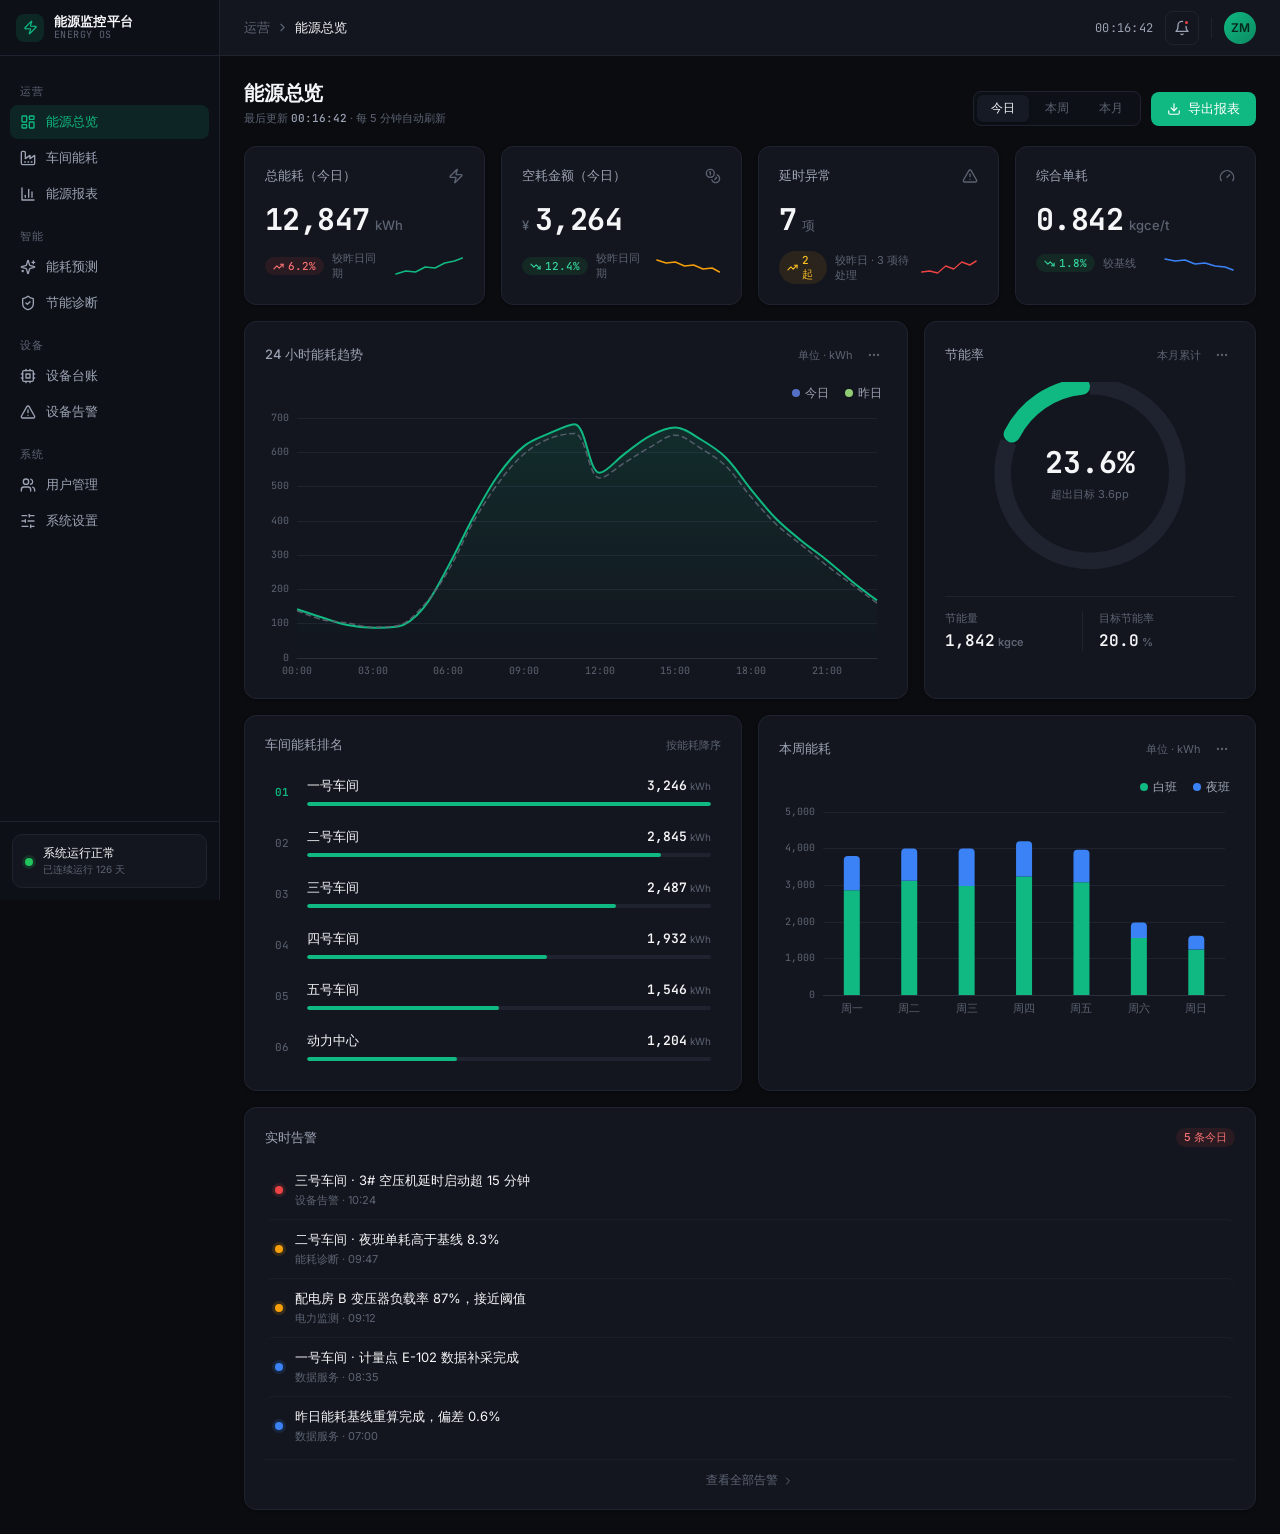
<file: AI-Team/ui-design-kit/index.html>
<!DOCTYPE html>
<html lang="zh-CN">
<head>
<meta charset="UTF-8">
<meta name="viewport" content="width=device-width, initial-scale=1.0">
<meta name="theme-color" content="#0A0C10">
<title>能源监控平台 · 能源总览</title>
<link rel="preconnect" href="https://fonts.googleapis.com">
<link rel="preconnect" href="https://fonts.gstatic.com" crossorigin>
<link href="https://fonts.googleapis.com/css2?family=Inter:wght@400;500;600;700&family=JetBrains+Mono:wght@400;500;600;700&display=swap" rel="stylesheet">
<script src="./echarts.min.js"></script>
<script>window.echarts || document.write('<script src="https://cdn.jsdelivr.net/npm/echarts@5.5.1/dist/echarts.min.js"><\/script>')</script>
<style>
  :root {
    --bg: #0A0C10;
    --bg-sidebar: #0D1017;
    --card: #13161E;
    --card-hover: #161A24;
    --border: #1F2330;
    --border-hover: #262B3A;
    --axis: #2A2F3D;
    --primary: #10B981;
    --primary-hover: #28C08E;
    --text: #F4F6F8;
    --text-2: #9CA3B4;
    --text-3: #5C6373;
    --success: #22C55E;
    --warning: #F59E0B;
    --danger: #EF4444;
    --info: #3B82F6;
    --font: 'Inter', system-ui, -apple-system, 'PingFang SC', 'Microsoft YaHei', sans-serif;
    --mono: 'JetBrains Mono', 'SF Mono', Consolas, monospace;
  }
  * { margin: 0; padding: 0; box-sizing: border-box; }
  html, body { height: 100%; }
  body {
    background: var(--bg);
    color: var(--text);
    font-family: var(--font);
    font-size: 14px;
    -webkit-font-smoothing: antialiased;
  }
  ::selection { background: rgba(16,185,129,.25); }
  a { text-decoration: none; color: inherit; }
  button { font-family: inherit; border: none; background: none; cursor: pointer; color: inherit; }
  svg.icon { width: 16px; height: 16px; fill: none; stroke: currentColor; stroke-width: 2; stroke-linecap: round; stroke-linejoin: round; flex-shrink: 0; }
  .mono { font-family: var(--mono); font-variant-numeric: tabular-nums; }

  /* ---------- Sidebar ---------- */
  .sidebar {
    position: fixed; inset: 0 auto 0 0; width: 220px; z-index: 30;
    background: var(--bg-sidebar); border-right: 1px solid var(--border);
    display: flex; flex-direction: column;
  }
  .brand {
    height: 56px; flex-shrink: 0; display: flex; align-items: center; gap: 10px;
    padding: 0 16px; border-bottom: 1px solid var(--border);
  }
  .brand-mark {
    width: 28px; height: 28px; border-radius: 8px; flex-shrink: 0;
    background: rgba(16,185,129,.14); color: var(--primary);
    display: flex; align-items: center; justify-content: center;
  }
  .brand-mark svg.icon { width: 15px; height: 15px; }
  .brand-text { display: flex; flex-direction: column; line-height: 1.25; }
  .brand-text strong { font-size: 13px; font-weight: 600; letter-spacing: .01em; }
  .brand-text span { font-size: 10px; color: var(--text-3); font-family: var(--mono); letter-spacing: .04em; }
  .nav { flex: 1; overflow-y: auto; padding: 12px 10px; }
  .nav::-webkit-scrollbar { width: 4px; }
  .nav::-webkit-scrollbar-thumb { background: var(--border); border-radius: 2px; }
  .nav-group {
    font-size: 11px; font-weight: 500; color: var(--text-3);
    letter-spacing: .08em; padding: 16px 10px 6px;
  }
  .nav-item {
    display: flex; align-items: center; gap: 10px;
    padding: 8px 10px; margin-bottom: 2px; border-radius: 8px;
    font-size: 13px; color: var(--text-2); transition: all .2s ease;
  }
  .nav-item:hover { background: rgba(255,255,255,.04); color: var(--text); }
  .nav-item.active { background: rgba(16,185,129,.12); color: var(--primary); font-weight: 500; }
  .sidebar-foot { padding: 12px; border-top: 1px solid var(--border); }
  .sys-status {
    display: flex; align-items: center; gap: 10px;
    background: var(--card); border: 1px solid var(--border);
    border-radius: 10px; padding: 10px 12px;
  }
  .sys-status .dot {
    width: 8px; height: 8px; border-radius: 50%; background: var(--success); flex-shrink: 0;
    box-shadow: 0 0 0 3px rgba(34,197,94,.15);
  }
  .sys-status strong { display: block; font-size: 12px; font-weight: 500; }
  .sys-status span { display: block; font-size: 10px; color: var(--text-3); margin-top: 1px; }

  /* ---------- Main / Topbar ---------- */
  .main { margin-left: 220px; min-height: 100vh; display: flex; flex-direction: column; }
  .topbar {
    position: sticky; top: 0; z-index: 20; height: 56px; flex-shrink: 0;
    background: var(--card); border-bottom: 1px solid var(--border);
    display: flex; align-items: center; gap: 12px; padding: 0 24px;
  }
  .crumbs { display: flex; align-items: center; gap: 6px; font-size: 13px; color: var(--text-3); }
  .crumbs svg.icon { width: 13px; height: 13px; }
  .crumbs .current { color: var(--text); font-weight: 500; }
  .topbar-right { margin-left: auto; display: flex; align-items: center; gap: 12px; }
  .clock { font-size: 12px; color: var(--text-2); letter-spacing: .02em; }
  .icon-btn {
    width: 34px; height: 34px; border-radius: 8px; position: relative;
    border: 1px solid var(--border); color: var(--text-2);
    display: flex; align-items: center; justify-content: center;
    transition: all .2s ease;
  }
  .icon-btn:hover { background: var(--card-hover); border-color: var(--border-hover); color: var(--text); }
  .icon-btn .badge {
    position: absolute; top: 7px; right: 8px; width: 7px; height: 7px; border-radius: 50%;
    background: var(--danger); border: 2px solid var(--card);
  }
  .topbar-divider { width: 1px; height: 20px; background: var(--border); }
  .avatar {
    width: 32px; height: 32px; border-radius: 50%; flex-shrink: 0;
    background: linear-gradient(135deg, #10B981, #0B8A62);
    display: flex; align-items: center; justify-content: center;
    font-size: 12px; font-weight: 600; color: #06281C; cursor: pointer;
    transition: all .2s ease;
  }
  .avatar:hover { filter: brightness(1.1); }

  /* ---------- Content ---------- */
  .content { flex: 1; padding: 24px; max-width: 1720px; width: 100%; margin: 0 auto; }
  .toolbar { display: flex; align-items: flex-end; justify-content: space-between; gap: 16px; margin-bottom: 20px; flex-wrap: wrap; }
  .page-title h1 { font-size: 20px; font-weight: 600; letter-spacing: -.01em; }
  .page-title p { font-size: 11px; color: var(--text-3); margin-top: 4px; }
  .page-title p b { color: var(--text-2); font-weight: 500; font-family: var(--mono); }
  .toolbar-actions { display: flex; align-items: center; gap: 10px; flex-wrap: wrap; }
  .seg {
    display: flex; padding: 3px; gap: 2px;
    background: var(--bg-sidebar); border: 1px solid var(--border); border-radius: 8px;
  }
  .seg-btn {
    padding: 5px 14px; border-radius: 6px; font-size: 12px; color: var(--text-3);
    transition: all .2s ease;
  }
  .seg-btn:hover { color: var(--text); }
  .seg-btn.active { background: var(--card-hover); color: var(--text); font-weight: 500; box-shadow: 0 1px 3px rgba(0,0,0,.3); }
  .btn-primary {
    display: inline-flex; align-items: center; gap: 7px;
    padding: 8px 16px; border-radius: 8px;
    background: var(--primary); color: #FFFFFF; font-size: 13px; font-weight: 500;
    transition: all .2s ease;
  }
  .btn-primary:hover { background: var(--primary-hover); }
  .btn-primary svg.icon { width: 14px; height: 14px; }

  /* ---------- Cards ---------- */
  .card {
    background: var(--card); border: 1px solid var(--border); border-radius: 12px;
    padding: 20px; box-shadow: 0 1px 3px rgba(0,0,0,.3);
    transition: background .2s ease, border-color .2s ease, box-shadow .2s ease;
  }
  .card:hover { background: var(--card-hover); border-color: var(--border-hover); box-shadow: 0 4px 12px rgba(0,0,0,.4); }
  .card-head { display: flex; align-items: center; justify-content: space-between; gap: 12px; margin-bottom: 14px; }
  .card-title { font-size: 13px; font-weight: 500; color: var(--text-2); }
  .card-tools { display: flex; align-items: center; gap: 8px; }
  .unit-note { font-size: 11px; color: var(--text-3); }
  .mini-btn {
    width: 26px; height: 26px; border-radius: 6px; color: var(--text-3);
    display: flex; align-items: center; justify-content: center; transition: all .2s ease;
  }
  .mini-btn:hover { background: var(--border); color: var(--text-2); }
  .mini-btn svg.icon { width: 14px; height: 14px; }
  .count-pill {
    font-size: 11px; padding: 2px 8px; border-radius: 999px;
    background: rgba(239,68,68,.1); color: #F87171; font-weight: 500;
  }

  /* ---------- KPI ---------- */
  .kpi-grid { display: grid; grid-template-columns: repeat(4, 1fr); gap: 16px; margin-bottom: 16px; }
  .kpi-head { display: flex; align-items: center; justify-content: space-between; margin-bottom: 14px; }
  .kpi-head .card-title { font-size: 13px; }
  .kpi-head svg.icon { width: 16px; height: 16px; color: var(--text-3); }
  .kpi-value { display: flex; align-items: baseline; gap: 6px; font-family: var(--mono); font-weight: 700; font-size: 30px; letter-spacing: -.02em; }
  .kpi-value .prefix, .kpi-value .suffix { font-size: 13px; font-weight: 500; color: var(--text-3); font-family: var(--font); letter-spacing: 0; }
  .kpi-foot { display: flex; align-items: center; gap: 8px; margin-top: 12px; }
  .delta {
    display: inline-flex; align-items: center; gap: 4px;
    font-size: 11px; font-weight: 500; padding: 2px 8px; border-radius: 999px;
    font-family: var(--mono);
  }
  .delta svg.icon { width: 11px; height: 11px; stroke-width: 2.5; }
  .delta.up { background: rgba(239,68,68,.1); color: #F87171; }
  .delta.down { background: rgba(34,197,94,.1); color: #34D399; }
  .delta.warn { background: rgba(245,158,11,.1); color: #FBBF24; }
  .kpi-note { font-size: 11px; color: var(--text-3); }
  .kpi-foot .spark { margin-left: auto; width: 72px; height: 24px; }

  /* ---------- Grids ---------- */
  .grid-main { display: grid; grid-template-columns: 2fr 1fr; gap: 16px; margin-bottom: 16px; }
  .grid-bottom { display: grid; grid-template-columns: 1fr 1fr 1fr; gap: 16px; }

  /* ---------- Charts ---------- */
  .chart { width: 100%; }
  .chart-error {
    height: 100%; display: flex; align-items: center; justify-content: center;
    font-size: 12px; color: var(--text-3);
  }
  #trendChart { height: 296px; }
  #gaugeChart { height: 208px; }
  #weekChart { height: 240px; }

  /* ---------- Gauge stats ---------- */
  .gauge-stats {
    display: flex; border-top: 1px solid var(--border); padding-top: 14px; margin-top: 6px;
  }
  .gauge-stats > div { flex: 1; display: flex; flex-direction: column; gap: 4px; }
  .gauge-stats > div + div { border-left: 1px solid var(--border); padding-left: 16px; }
  .gauge-stats .label { font-size: 11px; color: var(--text-3); }
  .gauge-stats .value { font-family: var(--mono); font-size: 16px; font-weight: 600; }
  .gauge-stats .value em { font-style: normal; font-size: 11px; color: var(--text-3); font-family: var(--font); margin-left: 3px; }

  /* ---------- Ranking ---------- */
  .rank-list { display: flex; flex-direction: column; gap: 4px; }
  .rank-item {
    display: flex; align-items: center; gap: 12px;
    padding: 9px 10px; border-radius: 8px; transition: background .2s ease;
  }
  .rank-item:hover { background: rgba(255,255,255,.03); }
  .rank-no { font-family: var(--mono); font-size: 11px; color: var(--text-3); width: 20px; flex-shrink: 0; }
  .rank-item:first-child .rank-no { color: var(--primary); font-weight: 600; }
  .rank-info { flex: 1; min-width: 0; }
  .rank-top { display: flex; align-items: baseline; justify-content: space-between; margin-bottom: 7px; }
  .rank-name { font-size: 13px; }
  .rank-val { font-family: var(--mono); font-size: 13px; font-weight: 600; }
  .rank-val em { font-style: normal; font-size: 10px; color: var(--text-3); font-family: var(--font); font-weight: 400; margin-left: 3px; }
  .rank-bar { height: 4px; border-radius: 2px; background: var(--border); overflow: hidden; }
  .rank-bar i { display: block; height: 100%; border-radius: 2px; background: var(--primary); transition: width .6s cubic-bezier(.25,.8,.35,1); }

  /* ---------- Alerts ---------- */
  .alert-list { display: flex; flex-direction: column; }
  .alert-item {
    display: flex; align-items: center; gap: 12px; padding: 11px 10px;
    border-radius: 8px; transition: background .2s ease; cursor: pointer;
  }
  .alert-item:hover { background: rgba(255,255,255,.03); }
  .alert-item + .alert-item { border-top: 1px solid rgba(31,35,48,.6); }
  .alert-dot { width: 8px; height: 8px; border-radius: 50%; flex-shrink: 0; }
  .alert-dot.danger { background: var(--danger); box-shadow: 0 0 0 3px rgba(239,68,68,.15); }
  .alert-dot.warning { background: var(--warning); box-shadow: 0 0 0 3px rgba(245,158,11,.15); }
  .alert-dot.info { background: var(--info); box-shadow: 0 0 0 3px rgba(59,130,246,.15); }
  .alert-body { flex: 1; min-width: 0; }
  .alert-msg { font-size: 13px; white-space: nowrap; overflow: hidden; text-overflow: ellipsis; }
  .alert-meta { font-size: 11px; color: var(--text-3); margin-top: 3px; }
  .alert-go { width: 14px; height: 14px; color: var(--text-3); opacity: 0; transform: translateX(-4px); transition: all .2s ease; flex-shrink: 0; }
  .alert-item:hover .alert-go { opacity: 1; transform: translateX(0); }
  .alert-foot {
    display: flex; align-items: center; justify-content: center; gap: 4px;
    padding-top: 12px; margin-top: 4px; border-top: 1px solid rgba(31,35,48,.6);
    font-size: 12px; color: var(--text-3); transition: color .2s ease; cursor: pointer;
  }
  .alert-foot:hover { color: var(--primary); }
  .alert-foot svg.icon { width: 12px; height: 12px; }

  /* ---------- Responsive ---------- */
  @media (max-width: 1360px) {
    .grid-bottom { grid-template-columns: 1fr 1fr; }
    .grid-bottom .card:last-child { grid-column: span 2; }
  }
  @media (max-width: 1200px) {
    .kpi-grid { grid-template-columns: repeat(2, 1fr); }
    .grid-main { grid-template-columns: 1fr; }
  }
  @media (max-width: 1024px) {
    .sidebar { width: 60px; }
    .brand { padding: 0; justify-content: center; }
    .brand-text, .nav-group, .nav-item span, .sidebar-foot { display: none; }
    .nav-item { justify-content: center; padding: 10px; }
    .main { margin-left: 60px; }
  }
  @media (max-width: 720px) {
    .kpi-grid, .grid-bottom { grid-template-columns: 1fr; }
    .grid-bottom .card:last-child { grid-column: auto; }
    .clock, .crumbs .first { display: none; }
    .content { padding: 16px; }
  }
</style>
</head>
<body>

<!-- Icon sprite (lucide style, no emoji) -->
<svg xmlns="http://www.w3.org/2000/svg" style="display:none">
  <symbol id="i-zap" viewBox="0 0 24 24"><path d="M4 14a1 1 0 0 1-.78-1.63l9.9-10.2a.5.5 0 0 1 .86.46l-1.92 6.02A1 1 0 0 0 13 10h7a1 1 0 0 1 .78 1.63l-9.9 10.2a.5.5 0 0 1-.86-.46l1.92-6.02A1 1 0 0 0 11 14z"/></symbol>
  <symbol id="i-grid" viewBox="0 0 24 24"><rect width="7" height="9" x="3" y="3" rx="1"/><rect width="7" height="5" x="14" y="3" rx="1"/><rect width="7" height="9" x="14" y="12" rx="1"/><rect width="7" height="5" x="3" y="16" rx="1"/></symbol>
  <symbol id="i-factory" viewBox="0 0 24 24"><path d="M2 20a2 2 0 0 0 2 2h16a2 2 0 0 0 2-2V8l-7 5V8l-7 5V4a2 2 0 0 0-2-2H4a2 2 0 0 0-2 2Z"/><path d="M17 18h1"/><path d="M12 18h1"/><path d="M7 18h1"/></symbol>
  <symbol id="i-chart" viewBox="0 0 24 24"><path d="M3 3v18h18"/><path d="M18 17V9"/><path d="M13 17V5"/><path d="M8 17v-3"/></symbol>
  <symbol id="i-sparkles" viewBox="0 0 24 24"><path d="M9.94 15.5a2 2 0 0 0-1.44-1.44L2.37 12.5a.5.5 0 0 1 0-.96l6.13-1.58A2 2 0 0 0 9.94 8.5l1.58-6.13a.5.5 0 0 1 .96 0l1.58 6.13a2 2 0 0 0 1.44 1.44l6.13 1.58a.5.5 0 0 1 0 .96l-6.13 1.58a2 2 0 0 0-1.44 1.44l-1.58 6.13a.5.5 0 0 1-.96 0z"/><path d="M20 3v4"/><path d="M22 5h-4"/><path d="M4 17v2"/><path d="M5 18H3"/></symbol>
  <symbol id="i-shield" viewBox="0 0 24 24"><path d="M20 13c0 5-3.5 7.5-7.66 8.95a1 1 0 0 1-.67-.01C7.5 20.5 4 18 4 13V6a1 1 0 0 1 1-1c2 0 4.5-1.2 6.24-2.72a1.17 1.17 0 0 1 1.52 0C14.51 3.81 17 5 19 5a1 1 0 0 1 1 1z"/><path d="m9 12 2 2 4-4"/></symbol>
  <symbol id="i-cpu" viewBox="0 0 24 24"><rect x="4" y="4" width="16" height="16" rx="2"/><rect x="9" y="9" width="6" height="6"/><path d="M15 2v2"/><path d="M15 20v2"/><path d="M2 15h2"/><path d="M2 9h2"/><path d="M20 15h2"/><path d="M20 9h2"/><path d="M9 2v2"/><path d="M9 20v2"/></symbol>
  <symbol id="i-alert" viewBox="0 0 24 24"><path d="m21.73 18-8-14a2 2 0 0 0-3.48 0l-8 14A2 2 0 0 0 4 21h16a2 2 0 0 0 1.73-3Z"/><path d="M12 9v4"/><path d="M12 17h.01"/></symbol>
  <symbol id="i-users" viewBox="0 0 24 24"><path d="M16 21v-2a4 4 0 0 0-4-4H6a4 4 0 0 0-4 4v2"/><circle cx="9" cy="7" r="4"/><path d="M22 21v-2a4 4 0 0 0-3-3.87"/><path d="M16 3.13a4 4 0 0 1 0 7.75"/></symbol>
  <symbol id="i-sliders" viewBox="0 0 24 24"><line x1="21" x2="14" y1="4" y2="4"/><line x1="10" x2="3" y1="4" y2="4"/><line x1="21" x2="12" y1="12" y2="12"/><line x1="8" x2="3" y1="12" y2="12"/><line x1="21" x2="16" y1="20" y2="20"/><line x1="12" x2="3" y1="20" y2="20"/><line x1="14" x2="14" y1="2" y2="6"/><line x1="8" x2="8" y1="10" y2="14"/><line x1="16" x2="16" y1="18" y2="22"/></symbol>
  <symbol id="i-bell" viewBox="0 0 24 24"><path d="M6 8a6 6 0 0 1 12 0c0 7 3 9 3 9H3s3-2 3-9"/><path d="M10.3 21a1.94 1.94 0 0 0 3.4 0"/></symbol>
  <symbol id="i-chev-r" viewBox="0 0 24 24"><path d="m9 18 6-6-6-6"/></symbol>
  <symbol id="i-coins" viewBox="0 0 24 24"><circle cx="8" cy="8" r="6"/><path d="M18.09 10.37A6 6 0 1 1 10.34 18"/><path d="M7 6h1v4"/><path d="m16.71 13.88.7.71-2.82 2.82"/></symbol>
  <symbol id="i-gauge" viewBox="0 0 24 24"><path d="m12 14 4-4"/><path d="M3.34 19a10 10 0 1 1 17.32 0"/></symbol>
  <symbol id="i-trend-up" viewBox="0 0 24 24"><polyline points="22 7 13.5 15.5 8.5 10.5 2 17"/><polyline points="16 7 22 7 22 13"/></symbol>
  <symbol id="i-trend-down" viewBox="0 0 24 24"><polyline points="22 17 13.5 8.5 8.5 13.5 2 7"/><polyline points="16 17 22 17 22 11"/></symbol>
  <symbol id="i-download" viewBox="0 0 24 24"><path d="M21 15v4a2 2 0 0 1-2 2H5a2 2 0 0 1-2-2v-4"/><polyline points="7 10 12 15 17 10"/><line x1="12" x2="12" y1="15" y2="3"/></symbol>
  <symbol id="i-more" viewBox="0 0 24 24"><circle cx="12" cy="12" r="1"/><circle cx="19" cy="12" r="1"/><circle cx="5" cy="12" r="1"/></symbol>
  <symbol id="i-arrow-r" viewBox="0 0 24 24"><path d="M5 12h14"/><path d="m12 5 7 7-7 7"/></symbol>
</svg>

<!-- Sidebar -->
<aside class="sidebar">
  <div class="brand">
    <div class="brand-mark"><svg class="icon"><use href="#i-zap"/></svg></div>
    <div class="brand-text"><strong>能源监控平台</strong><span>ENERGY OS</span></div>
  </div>
  <nav class="nav">
    <div class="nav-group">运营</div>
    <a class="nav-item active" href="#"><svg class="icon"><use href="#i-grid"/></svg><span>能源总览</span></a>
    <a class="nav-item" href="#"><svg class="icon"><use href="#i-factory"/></svg><span>车间能耗</span></a>
    <a class="nav-item" href="#"><svg class="icon"><use href="#i-chart"/></svg><span>能源报表</span></a>
    <div class="nav-group">智能</div>
    <a class="nav-item" href="#"><svg class="icon"><use href="#i-sparkles"/></svg><span>能耗预测</span></a>
    <a class="nav-item" href="#"><svg class="icon"><use href="#i-shield"/></svg><span>节能诊断</span></a>
    <div class="nav-group">设备</div>
    <a class="nav-item" href="#"><svg class="icon"><use href="#i-cpu"/></svg><span>设备台账</span></a>
    <a class="nav-item" href="#"><svg class="icon"><use href="#i-alert"/></svg><span>设备告警</span></a>
    <div class="nav-group">系统</div>
    <a class="nav-item" href="#"><svg class="icon"><use href="#i-users"/></svg><span>用户管理</span></a>
    <a class="nav-item" href="#"><svg class="icon"><use href="#i-sliders"/></svg><span>系统设置</span></a>
  </nav>
  <div class="sidebar-foot">
    <div class="sys-status">
      <span class="dot"></span>
      <div><strong>系统运行正常</strong><span>已连续运行 126 天</span></div>
    </div>
  </div>
</aside>

<!-- Main -->
<div class="main">
  <header class="topbar">
    <nav class="crumbs">
      <span class="first">运营</span>
      <svg class="icon"><use href="#i-chev-r"/></svg>
      <span class="current">能源总览</span>
    </nav>
    <div class="topbar-right">
      <span class="clock mono" id="clock">----:--:--</span>
      <button class="icon-btn" title="通知">
        <svg class="icon"><use href="#i-bell"/></svg>
        <span class="badge"></span>
      </button>
      <div class="topbar-divider"></div>
      <div class="avatar" title="周明 · 管理员">ZM</div>
    </div>
  </header>

  <main class="content">
    <!-- Toolbar -->
    <div class="toolbar">
      <div class="page-title">
        <h1>能源总览</h1>
        <p>最后更新 <b id="updated">--:--:--</b> · 每 5 分钟自动刷新</p>
      </div>
      <div class="toolbar-actions">
        <div class="seg" id="seg">
          <button class="seg-btn active">今日</button>
          <button class="seg-btn">本周</button>
          <button class="seg-btn">本月</button>
        </div>
        <button class="btn-primary"><svg class="icon"><use href="#i-download"/></svg>导出报表</button>
      </div>
    </div>

    <!-- KPI -->
    <section class="kpi-grid">
      <div class="card kpi">
        <div class="kpi-head">
          <span class="card-title">总能耗（今日）</span>
          <svg class="icon"><use href="#i-zap"/></svg>
        </div>
        <div class="kpi-value">12,847<span class="suffix">kWh</span></div>
        <div class="kpi-foot">
          <span class="delta up"><svg class="icon"><use href="#i-trend-up"/></svg>6.2%</span>
          <span class="kpi-note">较昨日同期</span>
          <svg class="spark" viewBox="0 0 72 24" preserveAspectRatio="none"><polyline points="2,20 12,17 22,18 32,13 42,14 52,9 62,7 70,4" fill="none" stroke="#10B981" stroke-width="1.5" stroke-linecap="round" stroke-linejoin="round"/></svg>
        </div>
      </div>
      <div class="card kpi">
        <div class="kpi-head">
          <span class="card-title">空耗金额（今日）</span>
          <svg class="icon"><use href="#i-coins"/></svg>
        </div>
        <div class="kpi-value"><span class="prefix">¥</span>3,264</div>
        <div class="kpi-foot">
          <span class="delta down"><svg class="icon"><use href="#i-trend-down"/></svg>12.4%</span>
          <span class="kpi-note">较昨日同期</span>
          <svg class="spark" viewBox="0 0 72 24" preserveAspectRatio="none"><polyline points="2,6 12,9 22,8 32,12 42,11 52,15 62,14 70,18" fill="none" stroke="#F59E0B" stroke-width="1.5" stroke-linecap="round" stroke-linejoin="round"/></svg>
        </div>
      </div>
      <div class="card kpi">
        <div class="kpi-head">
          <span class="card-title">延时异常</span>
          <svg class="icon"><use href="#i-alert"/></svg>
        </div>
        <div class="kpi-value">7<span class="suffix">项</span></div>
        <div class="kpi-foot">
          <span class="delta warn"><svg class="icon"><use href="#i-trend-up"/></svg>2 起</span>
          <span class="kpi-note">较昨日 · 3 项待处理</span>
          <svg class="spark" viewBox="0 0 72 24" preserveAspectRatio="none"><polyline points="2,16 12,15 22,17 32,10 42,13 52,6 62,9 70,5" fill="none" stroke="#EF4444" stroke-width="1.5" stroke-linecap="round" stroke-linejoin="round"/></svg>
        </div>
      </div>
      <div class="card kpi">
        <div class="kpi-head">
          <span class="card-title">综合单耗</span>
          <svg class="icon"><use href="#i-gauge"/></svg>
        </div>
        <div class="kpi-value">0.842<span class="suffix">kgce/t</span></div>
        <div class="kpi-foot">
          <span class="delta down"><svg class="icon"><use href="#i-trend-down"/></svg>1.8%</span>
          <span class="kpi-note">较基线</span>
          <svg class="spark" viewBox="0 0 72 24" preserveAspectRatio="none"><polyline points="2,8 12,10 22,9 32,13 42,12 52,15 62,16 70,19" fill="none" stroke="#3B82F6" stroke-width="1.5" stroke-linecap="round" stroke-linejoin="round"/></svg>
        </div>
      </div>
    </section>

    <!-- Trend + Gauge -->
    <section class="grid-main">
      <div class="card">
        <header class="card-head">
          <h2 class="card-title">24 小时能耗趋势</h2>
          <div class="card-tools">
            <span class="unit-note">单位 · kWh</span>
            <button class="mini-btn" title="更多"><svg class="icon"><use href="#i-more"/></svg></button>
          </div>
        </header>
        <div id="trendChart" class="chart"></div>
      </div>
      <div class="card">
        <header class="card-head">
          <h2 class="card-title">节能率</h2>
          <div class="card-tools">
            <span class="unit-note">本月累计</span>
            <button class="mini-btn" title="更多"><svg class="icon"><use href="#i-more"/></svg></button>
          </div>
        </header>
        <div id="gaugeChart" class="chart"></div>
        <div class="gauge-stats">
          <div><span class="label">节能量</span><span class="value">1,842<em>kgce</em></span></div>
          <div><span class="label">目标节能率</span><span class="value">20.0<em>%</em></span></div>
        </div>
      </div>
    </section>

    <!-- Ranking / Week / Alerts -->
    <section class="grid-bottom">
      <div class="card">
        <header class="card-head">
          <h2 class="card-title">车间能耗排名</h2>
          <div class="card-tools">
            <span class="unit-note">按能耗降序</span>
          </div>
        </header>
        <div class="rank-list">
          <div class="rank-item"><span class="rank-no">01</span><div class="rank-info"><div class="rank-top"><span class="rank-name">一号车间</span><span class="rank-val">3,246<em>kWh</em></span></div><div class="rank-bar"><i style="width:100%"></i></div></div></div>
          <div class="rank-item"><span class="rank-no">02</span><div class="rank-info"><div class="rank-top"><span class="rank-name">二号车间</span><span class="rank-val">2,845<em>kWh</em></span></div><div class="rank-bar"><i style="width:87.6%"></i></div></div></div>
          <div class="rank-item"><span class="rank-no">03</span><div class="rank-info"><div class="rank-top"><span class="rank-name">三号车间</span><span class="rank-val">2,487<em>kWh</em></span></div><div class="rank-bar"><i style="width:76.6%"></i></div></div></div>
          <div class="rank-item"><span class="rank-no">04</span><div class="rank-info"><div class="rank-top"><span class="rank-name">四号车间</span><span class="rank-val">1,932<em>kWh</em></span></div><div class="rank-bar"><i style="width:59.5%"></i></div></div></div>
          <div class="rank-item"><span class="rank-no">05</span><div class="rank-info"><div class="rank-top"><span class="rank-name">五号车间</span><span class="rank-val">1,546<em>kWh</em></span></div><div class="rank-bar"><i style="width:47.6%"></i></div></div></div>
          <div class="rank-item"><span class="rank-no">06</span><div class="rank-info"><div class="rank-top"><span class="rank-name">动力中心</span><span class="rank-val">1,204<em>kWh</em></span></div><div class="rank-bar"><i style="width:37.1%"></i></div></div></div>
        </div>
      </div>

      <div class="card">
        <header class="card-head">
          <h2 class="card-title">本周能耗</h2>
          <div class="card-tools">
            <span class="unit-note">单位 · kWh</span>
            <button class="mini-btn" title="更多"><svg class="icon"><use href="#i-more"/></svg></button>
          </div>
        </header>
        <div id="weekChart" class="chart"></div>
      </div>

      <div class="card">
        <header class="card-head">
          <h2 class="card-title">实时告警</h2>
          <div class="card-tools"><span class="count-pill">5 条今日</span></div>
        </header>
        <div class="alert-list">
          <div class="alert-item">
            <span class="alert-dot danger"></span>
            <div class="alert-body">
              <p class="alert-msg">三号车间 · 3# 空压机延时启动超 15 分钟</p>
              <p class="alert-meta">设备告警 · 10:24</p>
            </div>
            <svg class="icon alert-go"><use href="#i-arrow-r"/></svg>
          </div>
          <div class="alert-item">
            <span class="alert-dot warning"></span>
            <div class="alert-body">
              <p class="alert-msg">二号车间 · 夜班单耗高于基线 8.3%</p>
              <p class="alert-meta">能耗诊断 · 09:47</p>
            </div>
            <svg class="icon alert-go"><use href="#i-arrow-r"/></svg>
          </div>
          <div class="alert-item">
            <span class="alert-dot warning"></span>
            <div class="alert-body">
              <p class="alert-msg">配电房 B 变压器负载率 87%，接近阈值</p>
              <p class="alert-meta">电力监测 · 09:12</p>
            </div>
            <svg class="icon alert-go"><use href="#i-arrow-r"/></svg>
          </div>
          <div class="alert-item">
            <span class="alert-dot info"></span>
            <div class="alert-body">
              <p class="alert-msg">一号车间 · 计量点 E-102 数据补采完成</p>
              <p class="alert-meta">数据服务 · 08:35</p>
            </div>
            <svg class="icon alert-go"><use href="#i-arrow-r"/></svg>
          </div>
          <div class="alert-item">
            <span class="alert-dot info"></span>
            <div class="alert-body">
              <p class="alert-msg">昨日能耗基线重算完成，偏差 0.6%</p>
              <p class="alert-meta">数据服务 · 07:00</p>
            </div>
            <svg class="icon alert-go"><use href="#i-arrow-r"/></svg>
          </div>
        </div>
        <a class="alert-foot" href="#">查看全部告警<svg class="icon"><use href="#i-chev-r"/></svg></a>
      </div>
    </section>
  </main>
</div>

<script>
(function () {
  // Clock
  function pad(n) { return String(n).padStart(2, '0'); }
  function tick() {
    var d = new Date();
    var t = pad(d.getHours()) + ':' + pad(d.getMinutes()) + ':' + pad(d.getSeconds());
    document.getElementById('clock').textContent = t;
    document.getElementById('updated').textContent = t;
  }
  tick(); setInterval(tick, 1000);

  // Segmented control
  document.getElementById('seg').addEventListener('click', function (e) {
    var btn = e.target.closest('.seg-btn');
    if (!btn) return;
    this.querySelectorAll('.seg-btn').forEach(function (b) { b.classList.remove('active'); });
    btn.classList.add('active');
  });

  // Charts
  var charts = [];
  if (!window.echarts) {
    document.querySelectorAll('.chart').forEach(function (el) {
      el.innerHTML = '<div class="chart-error">图表库加载失败，请检查网络后刷新</div>';
    });
    return;
  }

  var C = {
    primary: '#10B981', info: '#3B82F6', warning: '#F59E0B',
    danger: '#EF4444', axis: '#2A2F3D', split: '#1F2330',
    text3: '#5C6373', text2: '#9CA3B4', track: '#1F2330'
  };
  var FONT = 'Inter, PingFang SC, Microsoft YaHei, sans-serif';
  var MONO = 'JetBrains Mono, Consolas, monospace';

  function tooltip() {
    return {
      backgroundColor: '#161A24',
      borderColor: '#262B3A',
      borderWidth: 1,
      padding: [8, 12],
      textStyle: { color: '#F4F6F8', fontSize: 12, fontFamily: FONT },
      extraCssText: 'border-radius:8px;box-shadow:0 4px 12px rgba(0,0,0,.4);'
    };
  }

  // 24h trend
  var trendChart = echarts.init(document.getElementById('trendChart'));
  charts.push(trendChart);
  trendChart.setOption({
    animationDuration: 600,
    animationEasing: 'cubicOut',
    legend: {
      top: 0, right: 0, icon: 'circle', itemWidth: 8, itemHeight: 8, itemGap: 16,
      textStyle: { color: C.text2, fontSize: 12, fontFamily: FONT }
    },
    tooltip: Object.assign(tooltip(), {
      trigger: 'axis',
      axisPointer: { type: 'line', lineStyle: { color: C.axis } },
      valueFormatter: function (v) { return v + ' kWh'; }
    }),
    grid: { left: 6, right: 10, top: 36, bottom: 2, containLabel: true },
    xAxis: {
      type: 'category', boundaryGap: false,
      data: Array.from({ length: 24 }, function (_, i) { return pad(i) + ':00'; }),
      axisLine: { lineStyle: { color: C.axis } },
      axisTick: { show: false },
      axisLabel: { color: C.text3, fontSize: 10, fontFamily: MONO, interval: 2 }
    },
    yAxis: {
      type: 'value',
      axisLine: { show: false }, axisTick: { show: false },
      splitLine: { lineStyle: { color: C.split } },
      axisLabel: { color: C.text3, fontSize: 10, fontFamily: MONO }
    },
    series: [
      {
        name: '今日', type: 'line', smooth: 0.35, symbol: 'none',
        lineStyle: { width: 2, color: C.primary },
        areaStyle: {
          color: new echarts.graphic.LinearGradient(0, 0, 0, 1, [
            { offset: 0, color: 'rgba(16,185,129,0.2)' },
            { offset: 1, color: 'rgba(16,185,129,0)' }
          ])
        },
        data: [142,118,96,88,92,145,268,412,536,618,655,682,540,596,648,672,638,585,492,406,342,286,224,168]
      },
      {
        name: '昨日', type: 'line', smooth: 0.35, symbol: 'none',
        lineStyle: { width: 1.5, type: 'dashed', color: '#5C6373', opacity: 0.9 },
        data: [138,112,102,90,95,152,255,398,512,595,640,655,525,570,615,650,612,560,470,390,330,270,215,160]
      }
    ]
  });

  // Weekly bars (stacked day / night shift)
  var weekChart = echarts.init(document.getElementById('weekChart'));
  charts.push(weekChart);
  weekChart.setOption({
    animationDuration: 600,
    animationEasing: 'cubicOut',
    legend: {
      top: 0, right: 0, icon: 'circle', itemWidth: 8, itemHeight: 8, itemGap: 16,
      textStyle: { color: C.text2, fontSize: 12, fontFamily: FONT }
    },
    tooltip: Object.assign(tooltip(), {
      trigger: 'axis',
      axisPointer: { type: 'shadow', shadowStyle: { color: 'rgba(255,255,255,0.04)' } },
      valueFormatter: function (v) { return v + ' kWh'; }
    }),
    grid: { left: 6, right: 10, top: 36, bottom: 2, containLabel: true },
    xAxis: {
      type: 'category',
      data: ['周一', '周二', '周三', '周四', '周五', '周六', '周日'],
      axisLine: { lineStyle: { color: C.axis } },
      axisTick: { show: false },
      axisLabel: { color: C.text3, fontSize: 11, fontFamily: FONT }
    },
    yAxis: {
      type: 'value',
      axisLine: { show: false }, axisTick: { show: false },
      splitLine: { lineStyle: { color: C.split } },
      axisLabel: { color: C.text3, fontSize: 10, fontFamily: MONO }
    },
    series: [
      {
        name: '白班', type: 'bar', stack: 'total', barWidth: 16,
        itemStyle: { color: C.primary, borderRadius: [0, 0, 0, 0] },
        data: [2860, 3120, 2980, 3240, 3080, 1560, 1240]
      },
      {
        name: '夜班', type: 'bar', stack: 'total', barWidth: 16,
        itemStyle: { color: C.info, borderRadius: [4, 4, 0, 0] },
        data: [940, 880, 1020, 960, 890, 420, 380]
      }
    ]
  });

  // Energy-saving ring
  var gaugeChart = echarts.init(document.getElementById('gaugeChart'));
  charts.push(gaugeChart);
  gaugeChart.setOption({
    animationDuration: 800,
    animationEasing: 'cubicOut',
    title: {
      text: '23.6%',
      subtext: '超出目标 3.6pp',
      left: 'center', top: '30%',
      textStyle: { fontSize: 30, fontWeight: 700, fontFamily: MONO, color: '#F4F6F8' },
      subtextStyle: { fontSize: 11, color: C.text3, fontFamily: FONT }
    },
    series: [{
      type: 'pie',
      radius: ['76%', '92%'],
      center: ['50%', '44%'],
      startAngle: 90,
      clockwise: true,
      silent: true,
      label: { show: false },
      labelLine: { show: false },
      data: [
        { value: 100, itemStyle: { color: C.track } },
        { value: 23.6, itemStyle: { color: C.primary, borderRadius: 24 } }
      ]
    }]
  });

  // Responsive resize
  var timer = null;
  window.addEventListener('resize', function () {
    clearTimeout(timer);
    timer = setTimeout(function () {
      charts.forEach(function (c) { c.resize(); });
    }, 120);
  });
})();
</script>
</body>
</html>
</file>
